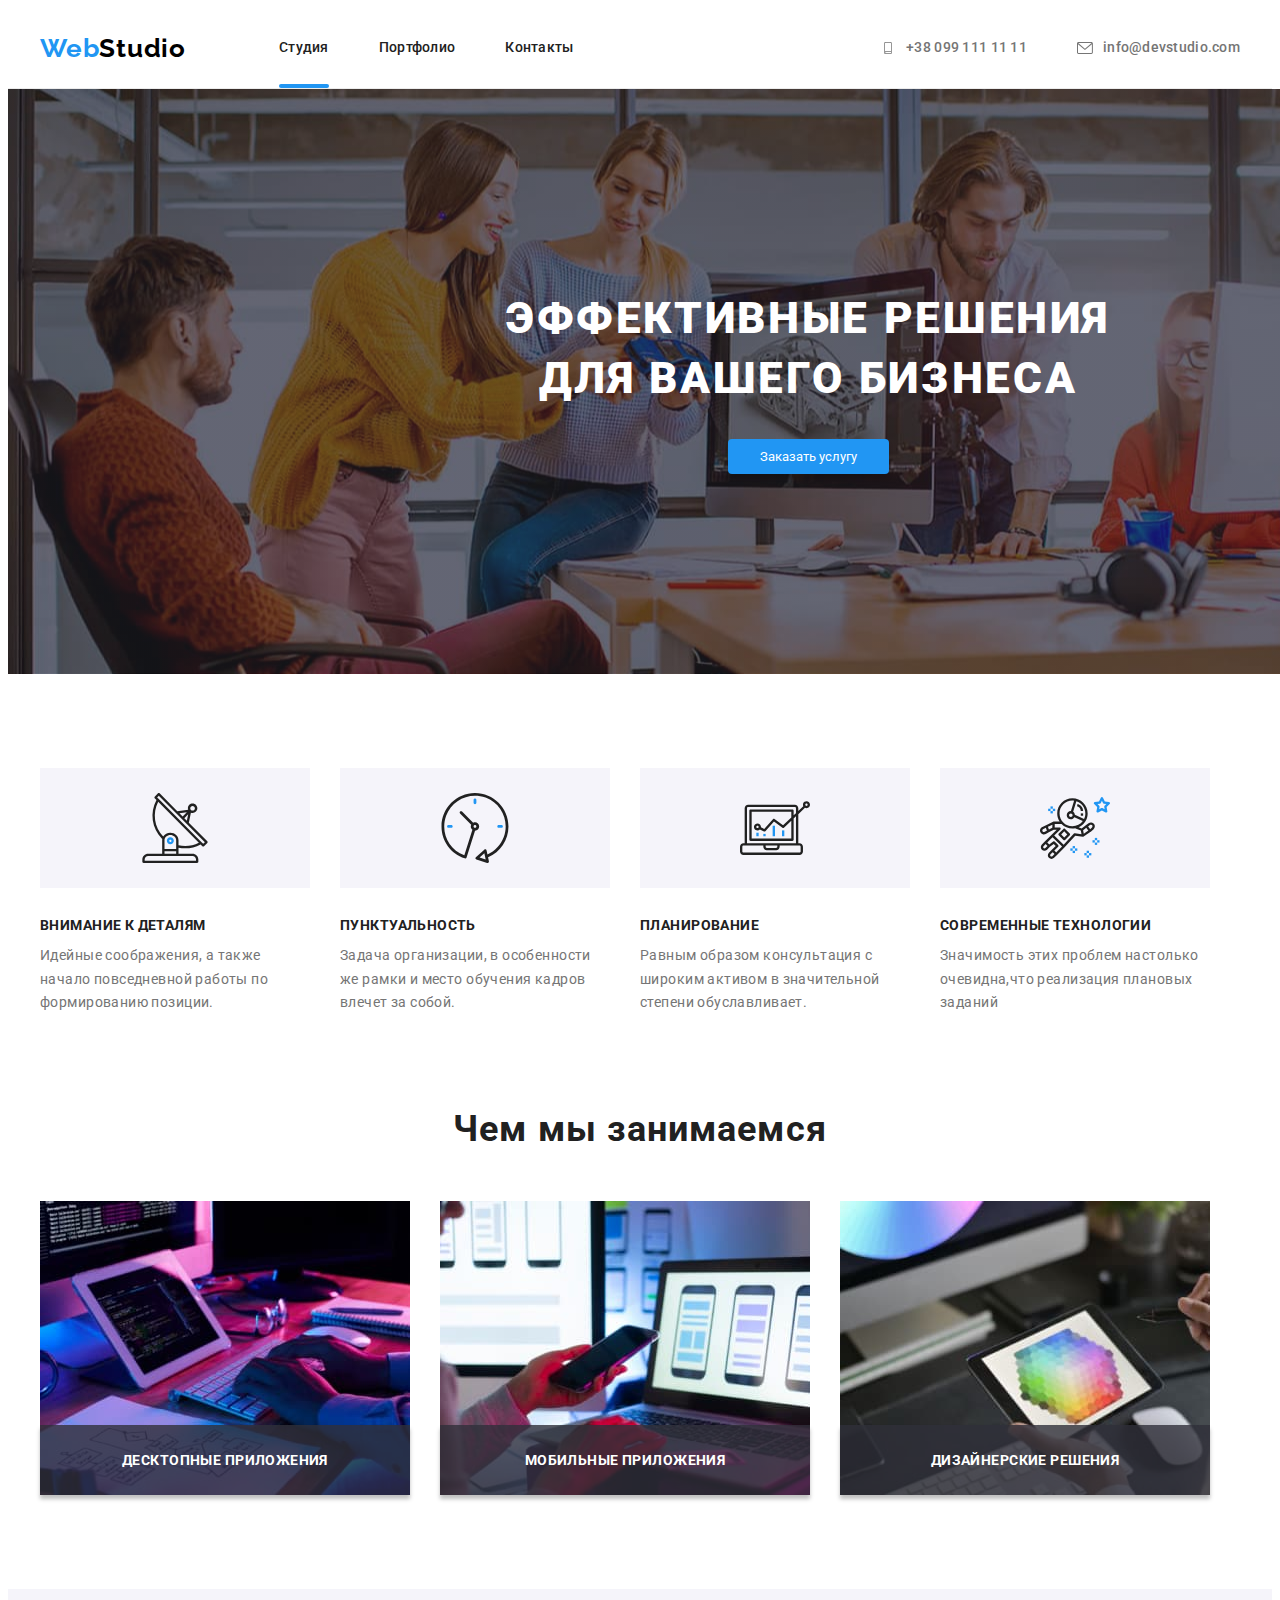
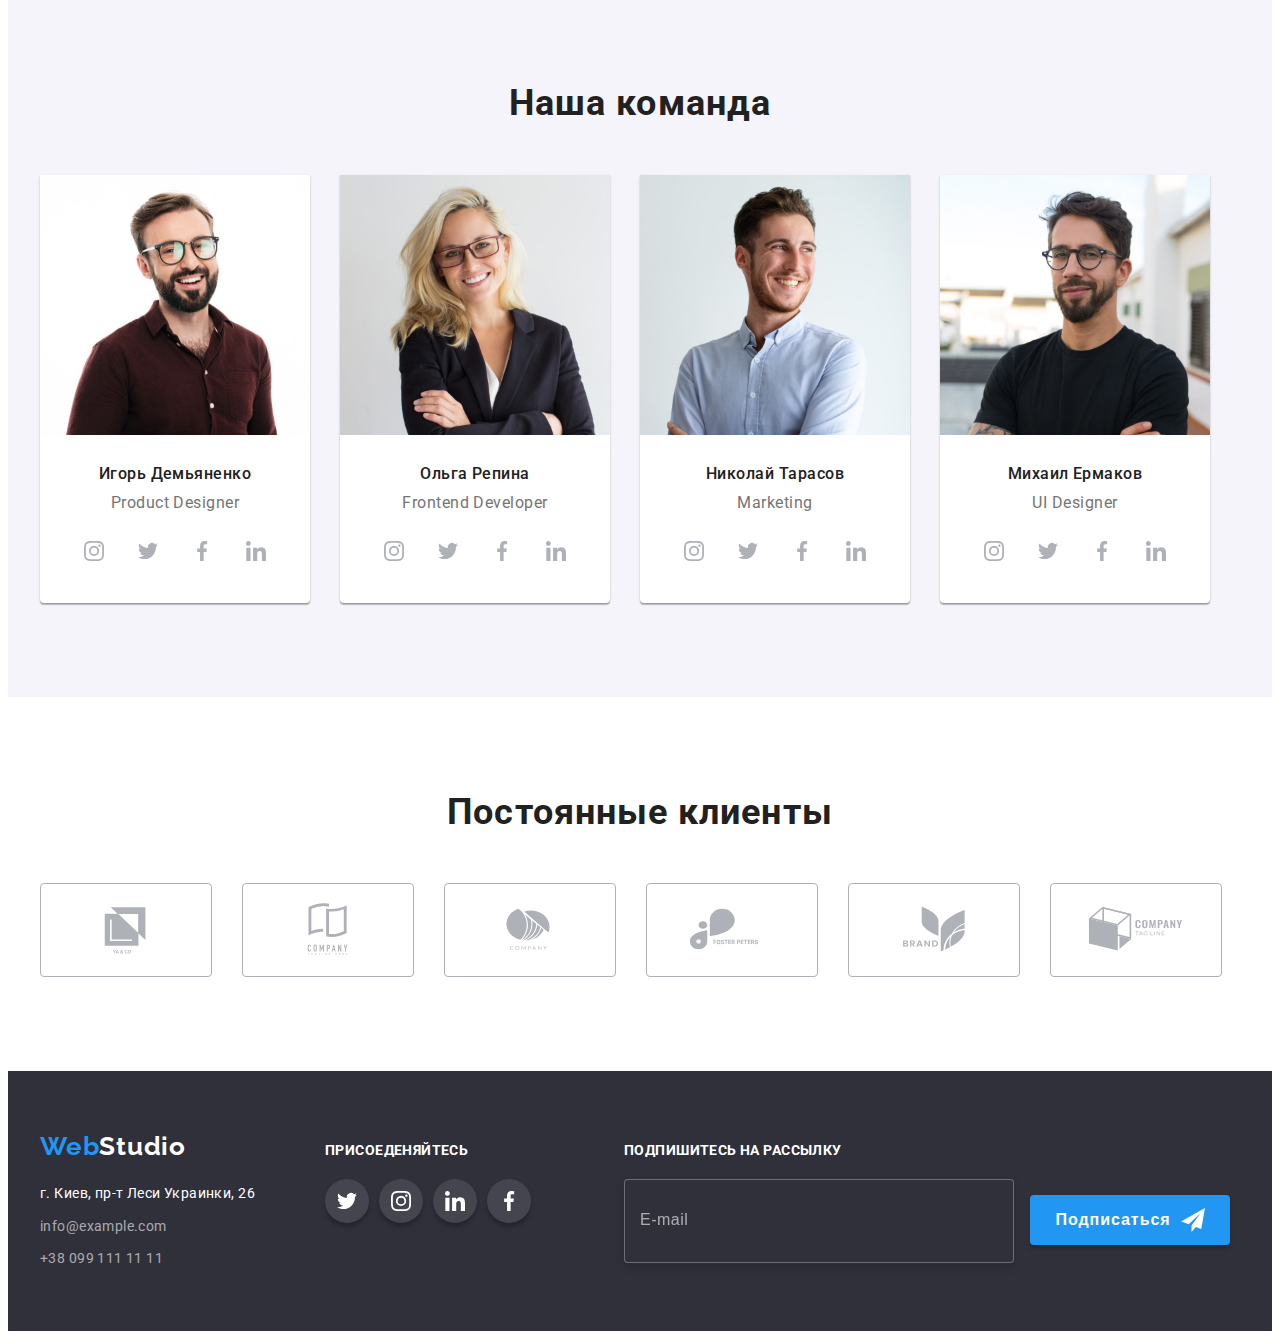
<file: index.html>
<!DOCTYPE html>
<html lang="ru">
<head>
    <meta charset="UTF-8">
    <meta http-equiv="X-UA-Compatible" content="IE=edge">
    <meta name="viewport" content="width=device-width, initial-scale=1.0">
    <title>Document</title>
    <link rel="preconnect" href="https://fonts.googleapis.com">
    <link rel="preconnect" href="https://fonts.gstatic.com" crossorigin>
    <link href="https://fonts.googleapis.com/css2?family=Raleway:wght@700&family=Roboto:wght@400;500;700;900&display=swap" rel="stylesheet">
    <link rel="stylesheet" href="https://cdnjs.cloudflare.com/ajax/libs/modern-normalize/1.1.0/modern-normalize.min.css"
        integrity="sha512-wpPYUAdjBVSE4KJnH1VR1HeZfpl1ub8YT/NKx4PuQ5NmX2tKuGu6U/JRp5y+Y8XG2tV+wKQpNHVUX03MfMFn9Q=="
        crossorigin="anonymous" referrerpolicy="no-referrer" />
    <link rel="stylesheet" href="./css/main.min.css">
</head>
<body>
    <header>
        <div class="conteiner main-nav">
               <a class="logo" href="http://info@devstudio.com">Web<span class="logo-header">Studio</span></a>
            <nav class="site-nav">
                <ul class="list-nav">
                    <li class="list-nav__item current"><a class="list-nav__button current" href="">Студия</a></li>
                    <li class="list-nav__item"><a class="list-nav__button" href="./portfolio.html">Портфолио</a></li>
                    <li class="list-nav__item"><a class="list-nav__button" href="">Контакты</a></li>
                </ul>
            </nav>
            <ul class="auth-nav">
                <li class="list-nav__item"><a class="header-link" href="tel:+380991111111"><svg class="icon-tell">
                    <use href="./images/icons.svg#smartphone"></use>
                </svg> +38 099 111 11 11</a>
            </li>
                <li class="list-nav__item"><a class="header-link" href="mailto:http:/info@devstudio.com/"> 
                    <svg class="icon-mail"><use href="./images/icons.svg#envelope"></use></svg> info@devstudio.com</a>
                </li>
            </ul>
            </div>
    </header>
     <!--Герой-->
     <main>
         <section class="section-hero">
             <div class="conteiner">
            <h1 class="hero-title">Эффективные решения для вашего бизнеса</h1>
                <button class="section-hero__button" type="button" data-modal-open>Заказать услугу</button>
                </div>
                </section>
    <!--особенности-->
        <section class="section features">
            <div class="conteiner">
            <ul class="features-list">
                <li class="features-item icon-antenna">
                    <h3 class="features-title">Внимание к деталям</h3>
                    <p class="features-text">Идейные соображения, а также начало повседневной работы по формированию позиции.</p>
                </li>
                <li class="features-item icon-clock">
                    <h3 class="features-title">Пунктуальность</h3>
                    <p class="features-text">Задача организации, в особенности же рамки и место обучения кадров влечет за собой.</p>
                </li>
                <li class="features-item icon-diagram"> 
                    <h3 class="features-title">Планирование</h3>
                    <p class="features-text">Равным образом консультация с широким активом в значительной степени обуславливает.</p>
                </li>
                <li class="features-item icon-astronaut">
                <h3 class="features-title">Современные технологии</h3>
                <P class="features-text">Значимость этих проблем настолько очевидна,что реализация плановых заданий</P>
            </ul>
            </div>
        </section>
    <!--чем мы занимаемся-->
        <section class="section-work">
            <div class="conteiner">
            <h2 class="work-title">Чем мы занимаемся</h2>
            <ul class="work-list">
                <li class="work-item">
                            <img src="./images/box1.jpg" width="370" alt="написание кода">
                                <div class="box-absolute">  <p class="discription-text">десктопные приложения</p></div>
                </li>
                   <li class="work-item"> <img src="./images/box2.jpg" width="370" alt="разработка приложений">
                        <div class="box-absolute"><p class="discription-text">мобильные приложения</p></div>
                   </li>
                   <li class="work-item"> <img src="./images/box3.jpg" width="370" alt="дизайн">
                        <div class="box-absolute"><p class="discription-text">дизайнерские решения</p></div>
                   </li>
                </ul>
                </div>
        </section>
    <!--наша команда-->
        <section class="section team">
            <div class="conteiner">
                <h2 class="team-title">Наша команда</h2>
                    <ul class="team-list">
                        <li class="item-photo">
                            <img class="team-photo" src="./images/игорь.jpg" width="270" alt="Игорь Демьяненко">
                            <div class="team-elements">
                                <h3 class="team-name">Игорь Демьяненко</h3>
                                    <p class="team-profession" lang="en">Product Designer</p>
                                        <ul class="list-social">
                                    <li class="element-social"><a class="link-icon" href=""><svg class="icon-instagram" width="20" height="20">
                                        <use href="./images/icons.svg#instagram"></use>
                                    </svg></a></li>
                                <li class="element-social"> <a class="link-icon" href=""><svg class="icon-twitter" width="20" height="20"><use href="./images/icons.svg#twitter"></use></svg></a></li>
                                <li class="element-social"><a class="link-icon" href=""><svg class="icon-facebook" width="20" height="20">
                                            <use href="./images/icons.svg#facebook"></use>
                                        </svg></a></li>
                                    <li class="element-social"><a class="link-icon" href=""><svg class="icon-linkedin" width="20" height="20">
                                                <use href="./images/icons.svg#linkedin"></use>
                                            </svg></a></li>
                                            </ul>
                                    </div>
                        </li>
                        <li class="item-photo">
                            <img class="team-photo" src="./images/ольга.jpg" width="270" alt="Ольга Репина">
                            <div class="team-elements">
                                <h3 class="team-name">Ольга Репина</h3>
                                    <p class="team-profession" lang="en">Frontend Developer</p>
                                        <ul class="list-social">
                                        <li class="element-social"><a class="link-icon" href=""><svg class="icon-instagram" width="20" height="20">
                                                <use href="./images/icons.svg#instagram"></use>
                                            </svg></a></li>
                                    <li class="element-social"> <a class="link-icon" href=""><svg class="icon-twitter" width="20" height="20">
                                                <use href="./images/icons.svg#twitter"></use>
                                       </svg></a></li>
                                    <li class="element-social">  <a class="link-icon" href=""><svg class="icon-facebook" width="20" height="20">
                                                <use href="./images/icons.svg#facebook"></use>
                                         </svg></a></li>
                                    <li class="element-social"> <a class="link-icon" href=""><svg class="icon-linkedin" width="20" height="20">
                                                <use href="./images/icons.svg#linkedin"></use>
                                            </svg></a></li>
                                            </ul>
                                    </div>
                        </li>
                        <li class="item-photo">
                            <img class="team-photo" src="./images/николай.jpg" width="270" alt="Николай Тарасов">
                            <div class="team-elements">
                                <h3 class="team-name">Николай Тарасов</h3>
                                    <p class="team-profession" lang="en">Marketing</p>
                                        <ul class="list-social">
                                       <li class="element-social"> <a class="link-icon" href=""><svg class="icon-instagram" width="20" height="20">
                                                <use href="./images/icons.svg#instagram"></use>
                                            </svg></a></li>
                                    <li class="element-social"> <a class="link-icon" href=""><svg class="icon-twitter" width="20" height="20">
                                                <use href="./images/icons.svg#twitter"></use>
                                            </svg></a></li>
                                    <li class="element-social"> <a class="link-icon" href=""><svg class="icon-facebook" width="20" height="20">
                                                <use href="./images/icons.svg#facebook"></use>
                                            </svg></a></li>
                                    <li class="element-social"> <a class="link-icon" href=""><svg class="icon-linkedin" width="20" height="20">
                                                <use href="./images/icons.svg#linkedin"></use>
                                            </svg></a></li>
                                            </ul>
                                    </div>
                        </li>
                        <li class="item-photo">
                            <img class="team-photo" src="./images/михаил.jpg" width="270" alt="Михаил Ермаков">
                            <div class="team-elements">
                                <h3 class="team-name">Михаил Ермаков</h3>
                                    <p class="team-profession" lang="en">UI Designer</p>
                                        <ul class="list-social">
                                       <li class="element-social"> <a class="link-icon" href=""><svg class="icon-instagram" width="20" height="20">
                                                <use href="./images/icons.svg#instagram"></use>
                                            </svg></a></li>
                                        <li class="element-social"><a class="link-icon" href=""><svg class="icon-twitter" width="20" height="20">
                                                <use href="./images/icons.svg#twitter"></use>
                                            </svg></a></li>
                                        <li class="element-social"><a class="link-icon" href=""><svg class="icon-facebook" width="20" height="20">
                                                <use href="./images/icons.svg#facebook"></use>
                                            </svg></a></li>
                                    <li class="element-social"> <a class="link-icon" href=""><svg class="icon-linkedin" width="20" height="20">
                                                <use href="./images/icons.svg#linkedin"></use>
                                            </svg></a></li>
                                            </ul>
                                    </div>
                        </li>
                    </ul>
            </div>
        </section>
        <section class="clients">
            <div class="conteiner">
                <h2 class="clients-text">Постоянные клиенты</h2>
                <ul class="clients-list">
                   <li class="element-client"><a class="link-clients" href=""><svg class="icon-yaco"><use href="./images/icons.svg#yaco"></use></svg></a></li>
                   <li class="element-client"><a class="link-clients" href=""><svg class="icon-union"><use href="./images/icons.svg#union"></use></svg></a></li>
                   <li class="element-client"><a class="link-clients" href=""><svg class="icon-company"><use href="./images/icons.svg#company"></use></svg></a></li>
                   <li class="element-client"><a class="link-clients" href=""><svg class="icon-foster-peters"><use href="./images/icons.svg#foster-peters"></use></svg></a></li>
                   <li class="element-client"><a class="link-clients" href=""><svg class="icon-brand"><use href="./images/icons.svg#brand"></use></svg></a></li>
                   <li class="element-client"><a class="link-clients" href=""><svg class="icon-tag-line"><use href="./images/icons.svg#company-tag-line"></use></svg></a></li>
                </ul>
            </div>
        </section>
    </main>
    <!--подвал-->
    <footer>
        <div class="conteiner box">
            <div>
                <a class="logo" href="http://info@devstudio.com">Web<span class="logo-footer">Studio</span></a>
                <address>
                    <ul class="address-list">
                            <li> <a class="google-link" href="https://goo.gl/maps/UvARyyBgwk577qVF6" target="_blank" rel="noopener noreferre">г. Киев, пр-т Леси Украинки, 26</a></li>
                            <li> <a class="footer-link" href="mailto:info@example.com/">info@example.com</a></li>
                            <li> <a class="footer-link" href="tel:+380991111111">+38 099 111 11 11</a></li>
                    </ul>
                </address>
                </div>
                <div class="link-box">
                    <p class="footer-text">присоеденяйтесь</p>
                    <ul class="list-social">
                        <li class="element-social"> <a class="footer-social" href=""><svg class="icon-twitter" width="20" height="20"><use href="./images/icons.svg#twitter"></use></svg></a></li>
                        <li class="element-social"> <a class="footer-social" href=""><svg class="icon-instagram" width="20" height="20"><use href="./images/icons.svg#instagram"></use></svg></a></li>
                        <li class="element-social"> <a class="footer-social" href=""><svg class="icon-linkedin" width="20" height="20"><use href="./images/icons.svg#linkedin"></use></svg></a></li>
                        <li class="element-social"> <a class="footer-social" href=""><svg class="icon-facebook" width="20" height="20"><use href="./images/icons.svg#facebook"></use></svg></a></li>
                    </ul>
                </div>
                <div class="subscribe-box">
                    <p class="subscribe-text">Подпишитесь на рассылку</p>
                    <input type="email" name="subscribe-email" class="subscribe-email" placeholder="E-mail">
                    <button type="submit" class="button-subscribe">Подписаться <svg class="icon-send" width="24" height="24"><use href="./images/icons.svg#icon-send"></use></svg></button>
                </div>
        </div>
    </footer>

    <div class="backdrop is-hidden" data-modal>
        <div class="modal"><button class="modal__button-close" type="button" data-modal-close><svg class="icon-close"><use href="./images/icons.svg#close-black"></use></svg></button>
            <p class="modal-title">Оставьте свои данные, мы вам перезвоним</p>
            <form action="#">
                <label for="user-name" class="input-text">Имя</label>
                <div class="input-wrap">
                <input type="text" class="form-input" name="user-name" id="user-name">
                <svg class="input-icon" width="18" height="18"><use href="./images/icons.svg#person-black"></use></svg>
                </div>
                <label for="user-tel" class="input-text">Телефон</label>
                <div class="input-wrap">
                <input type="tel" class="form-input" name="user-tel" id="user-tel">
                <svg class="input-icon" width="18" height="18"><use href="./images/icons.svg#phone-black"></use></svg>
                </div>
                <label for="user-email" class="input-text">Почта</label>
                <div class="input-wrap">
                <input type="email" class="form-input" name="user-email" id="user-email">
                <svg class="input-icon" width="18" height="18"><use href="./images/icons.svg#email-black"></use></svg>
                </div>
                <label for="user-coment" class="input-text">Коментарий</label>
                <textarea class="input-feedback" name="feedback" id="user-coment" placeholder="Введите текст"></textarea>
                <div class="input-policy">
                <input type="checkbox" name="policy" id="policy" class="policy-check">
                <label for="policy" class="policy-text"><span><svg class="policy-icon" width="16" height="15">
                    <use href="./images/icons.svg#check"></use>
                </svg></span>Соглашаюсь с рассылкой и принимаю <a href="" class="conditions">&nbspУсловия договора</a></label>
                </div>
                <div class="box-send">
                <button type="submit" class="button-send">Отправить</button>
                </div>
            </form>
        </div>
    </div>
    <script src="./js/modal.js"></script>
</body>
</html>
</file>
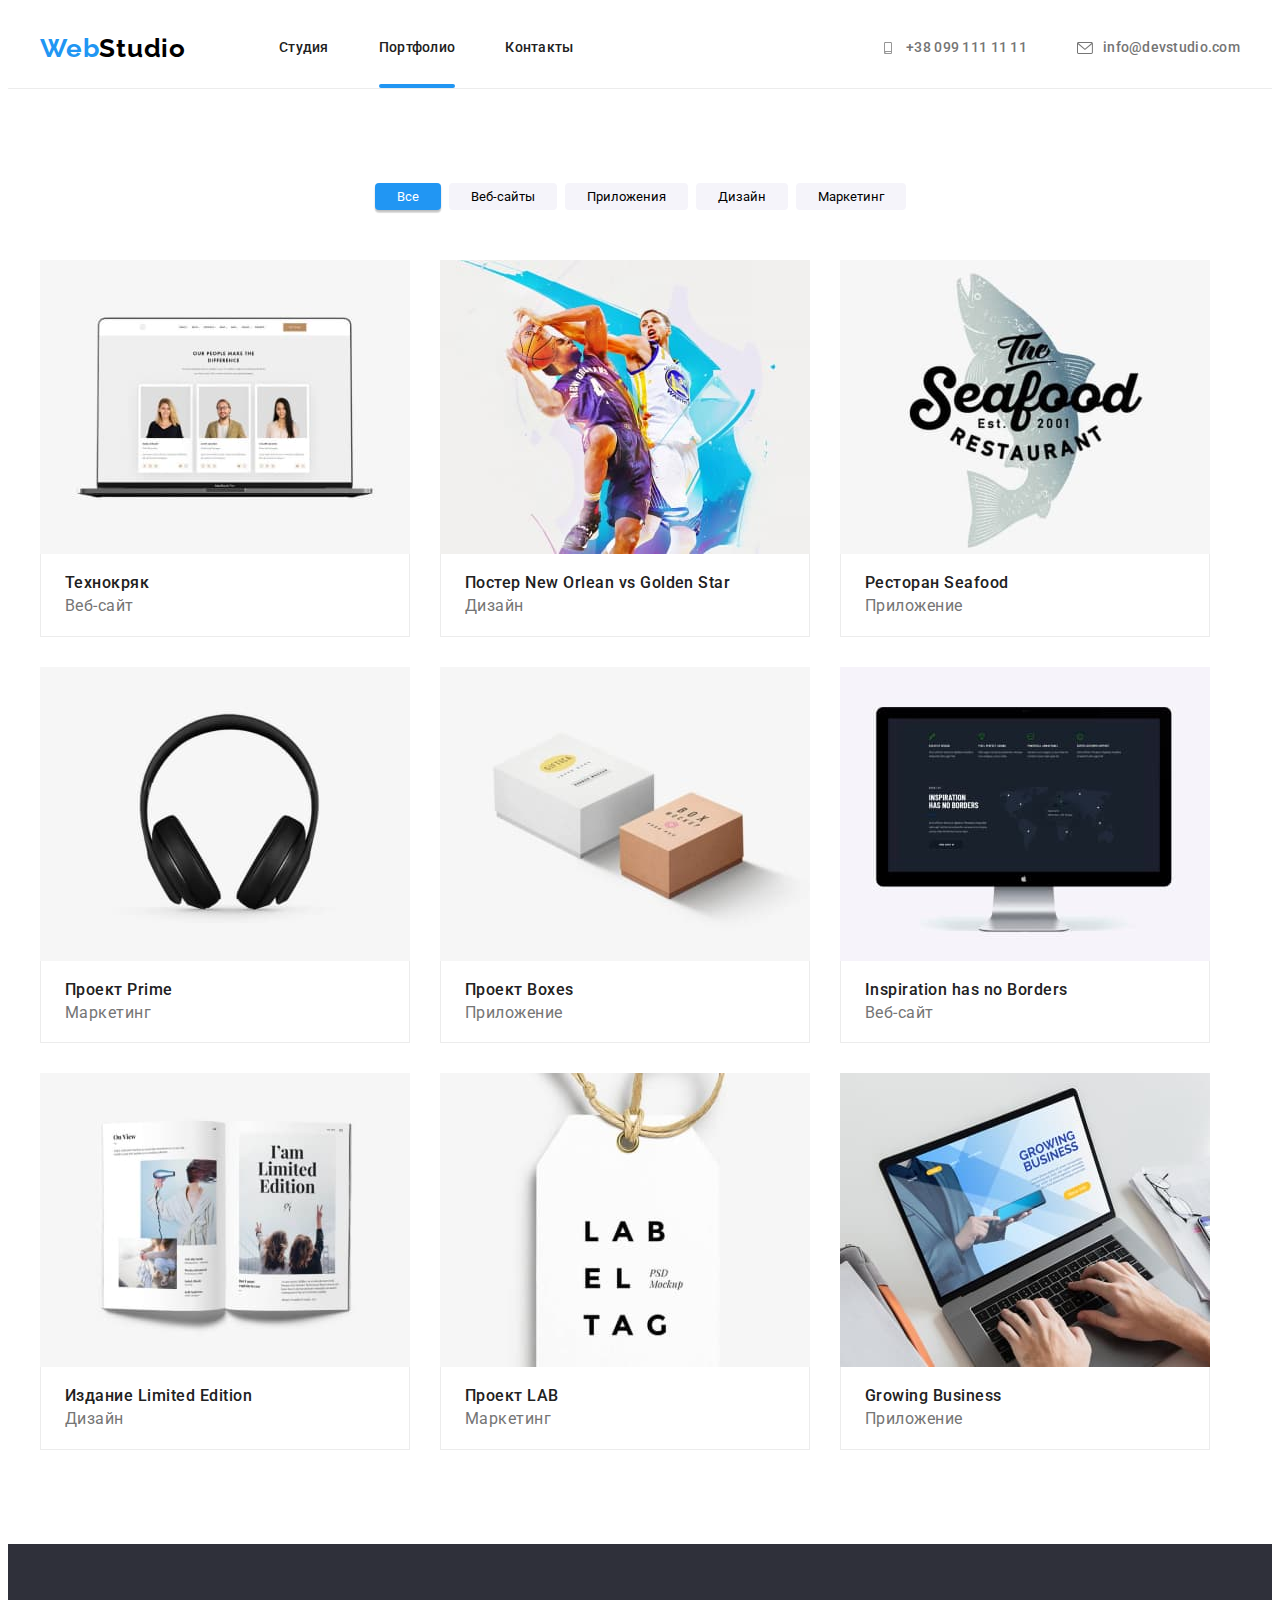
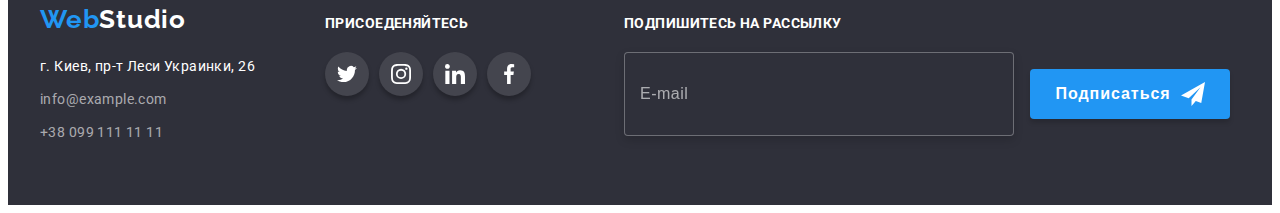
<file: portfolio.html>
<!DOCTYPE html>
<html lang="ru">
<head>
    <meta charset="UTF-8">
    <meta http-equiv="X-UA-Compatible" content="IE=edge">
    <meta name="viewport" content="width=device-width, initial-scale=1.0">
    <title>Document</title>
    <link rel="preconnect" href="https://fonts.googleapis.com">
    <link rel="preconnect" href="https://fonts.gstatic.com" crossorigin>
    <link href="https://fonts.googleapis.com/css2?family=Raleway:wght@700&family=Roboto:wght@400;500;700;900&display=swap" rel="stylesheet">
    <link rel="stylesheet" href="https://cdnjs.cloudflare.com/ajax/libs/modern-normalize/1.1.0/modern-normalize.min.css"
        integrity="sha512-wpPYUAdjBVSE4KJnH1VR1HeZfpl1ub8YT/NKx4PuQ5NmX2tKuGu6U/JRp5y+Y8XG2tV+wKQpNHVUX03MfMFn9Q=="
        crossorigin="anonymous" referrerpolicy="no-referrer" />
        <link rel="stylesheet" href="./css/main.min.css">
</head>
<body>
    <header>
        <div class="conteiner main-nav">
            <a class="logo" href="http://info@devstudio.com">Web<span class="logo-header">Studio</span></a>
            <nav class="site-nav">
                <ul class="list-nav">
                    <li class="list-nav__item"><a class="list-nav__button" href="./index.html">Студия</a></li>
                    <li class="list-nav__item current"><a class="list-nav__button current" href="">Портфолио</a></li>
                    <li class="list-nav__item"><a class="list-nav__button" href="">Контакты</a></li>
                </ul>
            </nav>
            <ul class="auth-nav">
                <li class="list-nav__item"><a class="header-link" href="tel:+380991111111"><svg class="icon-tell">
                            <use href="./images/icons.svg#smartphone"></use>
                        </svg> +38 099 111 11 11</a>
                </li>
                <li class="list-nav__item"><a class="header-link" href="mailto:http:/info@devstudio.com/">
                        <svg class="icon-mail">
                            <use href="./images/icons.svg#envelope"></use>
                        </svg> info@devstudio.com</a>
                </li>
            </ul>
        </div>
    </header>
<main>
    <section class="section filtre">
        <div class="conteiner">
    <ul class="site-filtre">
        <li class="other"><button class="filtre-button pointer" type="button">Все</button></li>
        <li class="other"><button class="filtre-button" type="button">Веб-сайты</button></li>
        <li class="other"><button class="filtre-button" type="button">Приложения</button></li>
        <li class="other"><button class="filtre-button" type="button">Дизайн</button></li>
        <li class="other"><button class="filtre-button" type="button">Маркетинг</button></li>
    </ul>
    <ul class="previev">
        <li class="previev-element">
                <a class="filtre-link" href=""> 
                    <div class="box-element">
                            <img src="./images/технокряк.jpg" width="370" alt="Технокряк">
                        <div class="previev-overlay">
                            <p class="discription-overlay">Технокряк это современная площадка распространения коронавируса.
                                Компании используют эту платформу для цифрового
                                шпионажа и атак на защищённые сервера конкурентов.</p>
                            </div>
                    </div>
                 <div class="filtre-element">
                    <h3 class="products">Технокряк</h3>
                        <p class="description">Веб-сайт</p>
                        </div>
                        </a>
        </li>
        <li class="previev-element">
            <a class="filtre-link" href="">
                <div class="box-element">
                <img src="./images/постеры.jpg" width="370" alt="Постер New Orlean vs Golden Star">
                <div class="previev-overlay">
                    <p class="discription-overlay">Технокряк это современная площадка распространения коронавируса.
                        Компании используют эту платформу для цифрового
                        шпионажа и атак на защищённые сервера конкурентов.</p>
                </div>
                </div>
                <div class="filtre-element">
                    <h3 class="products">Постер New Orlean vs Golden Star</h3>
                        <p class="description">Дизайн</p>
                        </div>
                        </a>
        </li>
        <li class="previev-element">
            <a class="filtre-link" href="">
                <div class="box-element">
                <img src="./images/ресторан.jpg" width="370" alt="Ресторан Seafood">
                <div class="previev-overlay">
                    <p class="discription-overlay">Технокряк это современная площадка распространения коронавируса.
                        Компании используют эту платформу для цифрового
                        шпионажа и атак на защищённые сервера конкурентов.</p>
                </div>
                </div>
                <div class="filtre-element">
                    <h3 class="products">Ресторан Seafood</h3>
                        <p class="description">Приложение</p>
                        </div>
                        </a>
        </li>
        <li class="previev-element">
            <a class="filtre-link" href="">
                <div class="box-element">
                <img src="./images/прайм.jpg" width="370" alt="Проект Prime">
                <div class="previev-overlay">
                    <p class="discription-overlay">Технокряк это современная площадка распространения коронавируса.
                        Компании используют эту платформу для цифрового
                        шпионажа и атак на защищённые сервера конкурентов.</p>
                </div>
                </div>
                <div class="filtre-element">
                    <h3 class="products">Проект Prime</h3>
                        <p class="description">Маркетинг</p>
                        </div>
                        </a>
        </li>
        <li class="previev-element">
            <a class="filtre-link" href="">
                <div class="box-element">
                <img src="./images/боксы.jpg" width="370" alt="Проект Boxes">
                <div class="previev-overlay">
                    <p class="discription-overlay">Технокряк это современная площадка распространения коронавируса.
                        Компании используют эту платформу для цифрового
                        шпионажа и атак на защищённые сервера конкурентов.</p>
                </div>
                </div>
                <div class="filtre-element">
                    <h3 class="products">Проект Boxes</h3>
                        <p class="description">Приложение</p>
                        </div>
                        </a>
        </li>
        <li class="previev-element">
            <a class="filtre-link" href="">
                <div class="box-element">
                <img src="./images/вдохновение.jpg" width="370" alt="Inspiration has no Borders">
                <div class="previev-overlay">
                    <p class="discription-overlay">Технокряк это современная площадка распространения коронавируса.
                        Компании используют эту платформу для цифрового
                        шпионажа и атак на защищённые сервера конкурентов.</p>
                </div>
                </div>
                <div class="filtre-element">
                    <h3 class="products">Inspiration has no Borders</h3>
                        <p class="description">Веб-сайт</p>
                        </div>
                        </a>
        </li>
        <li class="previev-element">
            <a class="filtre-link" href="">
                <div class="box-element">
                <img src="./images/издание.jpg" width="370" alt="Издание Limited Edition">
                <div class="previev-overlay">
                    <p class="discription-overlay">Технокряк это современная площадка распространения коронавируса.
                        Компании используют эту платформу для цифрового
                        шпионажа и атак на защищённые сервера конкурентов.</p>
                </div>
                </div>
                <div class="filtre-element">
                    <h3 class="products">Издание Limited Edition</h3>
                        <p class="description">Дизайн</p>
                        </div>
                        </a>
        </li>
        <li class="previev-element">
            <a class="filtre-link" href="">
                <div class="box-element">
                <img src="./images/проэет-лаб.jpg" width="370" alt="Проект LAB">
                <div class="previev-overlay">
                    <p class="discription-overlay">Технокряк это современная площадка распространения коронавируса.
                        Компании используют эту платформу для цифрового
                        шпионажа и атак на защищённые сервера конкурентов.</p>
                </div>
                </div>
                <div class="filtre-element">
                    <h3 class="products">Проект LAB</h3>
                        <p class="description">Маркетинг</p>
                        </div>
                        </a>
        </li>       
        <li class="previev-element">
            <a class="filtre-link" href="">
                <div class="box-element">
            <img src="./images/бизнес.jpg" width="370" alt="Growing Business">
            <div class="previev-overlay">
                <p class="discription-overlay">Технокряк это современная площадка распространения коронавируса.
                    Компании используют эту платформу для цифрового
                    шпионажа и атак на защищённые сервера конкурентов.</p>
            </div>
                </div>
            <div class="filtre-element">
            <h3 class="products">Growing Business</h3>
                <p class="description">Приложение</p>
            </div>
                </a>
        </li>
    </ul>
    </div>
</section>
</main>
    <footer>
        <div class="conteiner box">
                <div>
                    <a class="logo" href="http://info@devstudio.com">Web<span class="logo-footer">Studio</span></a>
                    <address>
                        <ul class="address-list">
                            <li> <a class="google-link" href="https://goo.gl/maps/UvARyyBgwk577qVF6" target="_blank"
                                    rel="noopener noreferre">г. Киев, пр-т Леси Украинки, 26</a></li>
                            <li> <a class="footer-link" href="mailto:info@example.com/">info@example.com</a></li>
                            <li> <a class="footer-link" href="tel:+380991111111">+38 099 111 11 11</a></li>
                        </ul>
                    </address>
                </div>
                <div class="link-box">
                    <p class="footer-text">присоеденяйтесь</p>
                    <ul class="list-social">
                        <li class="element-social"> <a class="footer-social" href=""><svg class="icon-twitter" width="20"
                                    height="20">
                                    <use href="./images/icons.svg#twitter"></use>
                                </svg></a></li>
                        <li class="element-social"> <a class="footer-social" href=""><svg class="icon-instagram" width="20"
                                    height="20">
                                    <use href="./images/icons.svg#instagram"></use>
                                </svg></a></li>
                        <li class="element-social"> <a class="footer-social" href=""><svg class="icon-linkedin" width="20"
                                    height="20">
                                    <use href="./images/icons.svg#linkedin"></use>
                                </svg></a></li>
                        <li class="element-social"> <a class="footer-social" href=""><svg class="icon-facebook" width="20"
                                    height="20">
                                    <use href="./images/icons.svg#facebook"></use>
                                </svg></a></li>
                    </ul>
                </div>
                <div class="subscribe-box">
                    <p class="subscribe-text">Подпишитесь на рассылку</p>
                    <input type="email" name="subscribe-email" class="subscribe-email" placeholder="E-mail">
                    <button type="submit" class="button-subscribe">Подписаться <svg class="icon-send" width="24" height="24">
                            <use href="./images/icons.svg#icon-send"></use>
                        </svg></button>
                </div>
        </div>
    </footer>
    
</body>
</html>
</file>
<file: css/main.min.css>
img{display:block}ul,p,h3{list-style:none;padding:0;margin:0}body{font-family:Roboto, sans-serif;background-color:#fff}.section{padding-top:94px;padding-bottom:94px}.conteiner{width:1200px;padding-left:15px;padding-right:15px;margin-left:auto;margin-right:auto}.main-nav{display:-webkit-box;display:-ms-flexbox;display:flex;-webkit-box-align:center;-ms-flex-align:center;align-items:center}header{border-bottom-style:solid;border-bottom-color:#ececec;border-bottom-width:1px}.site-nav{margin-left:93px}.list-nav{display:-webkit-box;display:-ms-flexbox;display:flex}.icon-tell{width:16px;height:12px;fill:#757575;margin-right:10px;-webkit-transition-property:fill;transition-property:fill;-webkit-transition-duration:250ms;transition-duration:250ms;-webkit-transition-timing-function:cubic-bezier(0.4, 0, 0.2, 1);transition-timing-function:cubic-bezier(0.4, 0, 0.2, 1)}.icon-mail{width:16px;height:12px;fill:#757575;margin-right:10px;-webkit-transition-property:fill;transition-property:fill;-webkit-transition-duration:250ms;transition-duration:250ms;-webkit-transition-timing-function:cubic-bezier(0.4, 0, 0.2, 1);transition-timing-function:cubic-bezier(0.4, 0, 0.2, 1)}.list-nav .item+.list-nav__item{margin-left:50px}.nav-item{display:inline-block;width:16px;height:12px;margin-right:10px}.auth-nav{display:-webkit-box;display:-ms-flexbox;display:flex;margin-left:auto}.auth-nav .nav-item+.nav-item{margin-left:50px}.logo{font-family:Raleway, sans-serif;font-weight:700;font-size:26px;line-height:1.19;letter-spacing:0.03em;text-decoration:none;color:#2196f3;-webkit-transition-property:background-color, color;transition-property:background-color, color;-webkit-transition-duration:250ms;transition-duration:250ms;-webkit-transition-timing-function:cubic-bezier(0.4, 0, 0.2, 1);transition-timing-function:cubic-bezier(0.4, 0, 0.2, 1)}.logo:focus{color:#2196f3}.logo-header{color:#000000}.list-nav__button{display:block;padding-top:32px;padding-bottom:32px;font-weight:500;font-size:14px;line-height:1.14;letter-spacing:0.02em;text-decoration:none;color:#212121;-webkit-transition-property:color;transition-property:color;-webkit-transition-duration:250ms;transition-duration:250ms;-webkit-transition-timing-function:cubic-bezier(0.4, 0, 0.2, 1);transition-timing-function:cubic-bezier(0.4, 0, 0.2, 1)}.list-nav__button:hover,.list-nav__button:focus{color:#2196f3;background-color:#fff}.list-nav__button .current{font-weight:500;font-size:14px;line-height:1.14;letter-spacing:0.02em;text-decoration:none;color:#2196f3;padding-top:32px;padding-bottom:32px;display:block}.list-nav__item .current{position:relative}.list-nav__item{position:relative}.list-nav__item+.list-nav__item{margin-left:50px}.list-nav__item .current::after{display:block;position:absolute;bottom:0;content:"";width:100%;height:4px;background-color:#2196f3;border-radius:2px}.header-link{display:-webkit-box;display:-ms-flexbox;display:flex;-webkit-box-align:center;-ms-flex-align:center;align-items:center;font-weight:500;font-size:14px;line-height:1.14;letter-spacing:0.02em;text-decoration:none;color:#757575;-webkit-transition-property:color;transition-property:color;-webkit-transition-duration:250ms;transition-duration:250ms;-webkit-transition-timing-function:cubic-bezier(0.4, 0, 0.2, 1);transition-timing-function:cubic-bezier(0.4, 0, 0.2, 1)}.header-link:hover{color:#2196f3}.header-link:focus{color:#2196f3;background-color:#fff}.header-link:hover>.icon-tell{fill:#2196f3}.header-link:hover>.icon-mail{fill:#2196f3}.header-link:focus>.icon-tell{fill:#2196f3}.header-link:focus>.icon-mail{fill:#2196f3}.section-hero{width:1600px;background-color:var(--primary-background-color);background-image:-webkit-gradient(linear, left top, left bottom, from(rgba(47,48,58,0.4)), to(rgba(47,48,58,0.4))),url(../images/background-image.jpg);background-image:linear-gradient(rgba(47,48,58,0.4), rgba(47,48,58,0.4)),url(../images/background-image.jpg);background-repeat:no-repeat;background-position:center;background-size:cover;margin:auto;margin-top:0;margin-bottom:0;padding-top:200px;padding-bottom:200px;text-align:center}.hero-title{font-weight:900;font-size:44px;line-height:1.36;letter-spacing:0.06em;text-transform:uppercase;color:#fff;padding:0;margin:auto;margin-bottom:30px;width:696px}.section-hero__button{display:inline-block;font-family:inherit;background-color:#2196f3;color:#fff;cursor:pointer;padding:10px 32px;-webkit-box-shadow:0px 4px 4px rgba(0,0,0,0.15);box-shadow:0px 4px 4px rgba(0,0,0,0.15);border-radius:4px;border:0;-webkit-transition-property:background-color;transition-property:background-color;-webkit-transition-duration:250ms;transition-duration:250ms;-webkit-transition-timing-function:cubic-bezier(0.4, 0, 0.2, 1);transition-timing-function:cubic-bezier(0.4, 0, 0.2, 1)}.section-hero__button:hover,.section-hero__button:focus{background-color:#188ce8}.features-title{font-weight:700;font-size:14px;line-height:1.14;letter-spacing:0.03em;text-transform:uppercase;color:#212121;margin-bottom:10px;padding:0}.features-item::before{display:block;content:"";height:120px;margin-bottom:30px;background-repeat:no-repeat;background-position:center;background-size:contain;background-color:#f5f4fa}.icon-antenna:before{background-image:url(../images/antenna.svg);background-size:70px}.icon-clock::before{background-image:url(../images/clock.svg);background-size:70px}.icon-diagram::before{background-image:url(../images/diagram.svg);background-size:70px}.icon-astronaut::before{background-image:url(../images/astronaut.svg);background-size:70px}.features-list{display:-webkit-box;display:-ms-flexbox;display:flex}.features-list .features-item{width:270px}.features-list .features-item+.features-item{margin-left:30px}.features,.features-text{font-size:14px;line-height:1.71;letter-spacing:0.03em;color:#757575}.section-work{padding-bottom:94px}.work-title{font-weight:700;font-size:36px;line-height:1.16;text-align:center;letter-spacing:0.03em;color:#212121;margin-top:0;margin-bottom:50px;padding:0}.filtre-link{text-decoration:none}.work-list{display:-webkit-box;display:-ms-flexbox;display:flex}.work-list .work-item+.work-item{margin-left:30px}.work-item{display:-webkit-box;display:-ms-flexbox;display:flex;position:relative}.box-absolute{display:-webkit-box;display:-ms-flexbox;display:flex;background-color:rgba(47,48,58,0.8);-webkit-box-shadow:0px 4px 4px rgba(0,0,0,0.25);box-shadow:0px 4px 4px rgba(0,0,0,0.25);position:absolute;width:100%;height:70px;bottom:0;-webkit-box-pack:center;-ms-flex-pack:center;justify-content:center;-webkit-box-align:center;-ms-flex-align:center;align-items:center}.discription-text{color:#fff;font-weight:700;font-size:14px;line-height:1.14px;letter-spacing:0.03em;text-transform:uppercase}.team{background-color:#f5f4fa}.team-photo{margin-top:0}.team-title{font-weight:700;font-size:36px;line-height:1.16;text-align:center;letter-spacing:0.03em;color:#212121;margin-top:0;margin-bottom:50px}.team-name{font-weight:500;font-size:16px;line-height:1.18;text-align:center;letter-spacing:0.03em;color:#212121;margin-top:0;margin-bottom:10px}.team-profession{font-size:16px;line-height:1.18;text-align:center;letter-spacing:0.03em;color:#757575}.team-list{display:-webkit-box;display:-ms-flexbox;display:flex}.team-list .item-photo+.item-photo{margin-left:30px}.team-elements{padding-top:30px;padding-bottom:30px}.item-photo{background-color:#fff;-webkit-box-shadow:0px 1px 3px rgba(0,0,0,0.12),0px 1px 1px rgba(0,0,0,0.14),0px 2px 1px rgba(0,0,0,0.2);box-shadow:0px 1px 3px rgba(0,0,0,0.12),0px 1px 1px rgba(0,0,0,0.14),0px 2px 1px rgba(0,0,0,0.2);border-radius:0px 0px 4px 4px}.link-icon{display:-webkit-box;display:-ms-flexbox;display:flex;width:44px;height:44px;padding:0;border:none;border-radius:50%;-webkit-box-pack:center;-ms-flex-pack:center;justify-content:center;-webkit-box-align:center;-ms-flex-align:center;align-items:center;-webkit-transition-property:background-color;transition-property:background-color;-webkit-transition-duration:250ms;transition-duration:250ms;-webkit-transition-timing-function:cubic-bezier(0.4, 0, 0.2, 1);transition-timing-function:cubic-bezier(0.4, 0, 0.2, 1)}.link-icon:hover,.link-icon:focus{background-color:#2196f3}.icon-instagram{fill:#afb1b8;-webkit-transition-property:fill;transition-property:fill;-webkit-transition-duration:250ms;transition-duration:250ms;-webkit-transition-timing-function:cubic-bezier(0.4, 0, 0.2, 1);transition-timing-function:cubic-bezier(0.4, 0, 0.2, 1)}.link-icon:hover>.icon-instagram{fill:#fff}.link-icon:focus>.icon-instagram{fill:#fff}.icon-twitter{fill:#afb1b8;-webkit-transition-property:fill;transition-property:fill;-webkit-transition-duration:250ms;transition-duration:250ms;-webkit-transition-timing-function:cubic-bezier(0.4, 0, 0.2, 1);transition-timing-function:cubic-bezier(0.4, 0, 0.2, 1)}.link-icon:hover>.icon-twitter{fill:#fff}.link-icon:focus>.icon-twitter{fill:#fff}.icon-facebook{fill:#afb1b8;-webkit-transition-property:fill;transition-property:fill;-webkit-transition-duration:250ms;transition-duration:250ms;-webkit-transition-timing-function:cubic-bezier(0.4, 0, 0.2, 1);transition-timing-function:cubic-bezier(0.4, 0, 0.2, 1)}.link-icon:hover>.icon-facebook{fill:#fff}.link-icon:focus>.icon-facebook{fill:#fff}.icon-linkedin{fill:#afb1b8;-webkit-transition-property:fill;transition-property:fill;-webkit-transition-duration:250ms;transition-duration:250ms;-webkit-transition-timing-function:cubic-bezier(0.4, 0, 0.2, 1);transition-timing-function:cubic-bezier(0.4, 0, 0.2, 1)}.link-icon:hover>.icon-linkedin{fill:#fff}.link-icon:focus>.icon-linkedin{fill:#fff}.list-social{display:-webkit-box;display:-ms-flexbox;display:flex;-webkit-box-pack:center;-ms-flex-pack:center;justify-content:center;margin-top:16px}.list-social .element-social+.element-social{margin-left:10px}.social .link-icon+.link-icon{margin-left:10px}.clients{padding-top:94px;padding-bottom:94px}.link-clients{display:-webkit-box;display:-ms-flexbox;display:flex;width:170px;height:92px;-webkit-box-pack:center;-ms-flex-pack:center;justify-content:center;-webkit-box-align:center;-ms-flex-align:center;align-items:center;border:1px solid #afb1b8;border-radius:4px;-webkit-transition-property:border-color;transition-property:border-color;-webkit-transition-duration:250ms;transition-duration:250ms;-webkit-transition-timing-function:cubic-bezier(0.4, 0, 0.2, 1);transition-timing-function:cubic-bezier(0.4, 0, 0.2, 1)}.link-clients:hover{border:1px solid #2196f3}.link-clients:hover:focus{background-color:#fff}.link-clients+.link-clients{margin-left:30px}.clients-list{display:-webkit-box;display:-ms-flexbox;display:flex;margin-top:50px}.clients-list .element-client+.element-client{margin-left:30px}.clients-text{font-weight:700;font-size:36px;letter-spacing:0.03em;text-align:center;padding:0;margin:0;color:#212121;-webkit-transition-property:border-color, background-color;transition-property:border-color, background-color;-webkit-transition-duration:250ms;transition-duration:250ms;-webkit-transition-timing-function:cubic-bezier(0.4, 0, 0.2, 1);transition-timing-function:cubic-bezier(0.4, 0, 0.2, 1)}.icon-yaco{width:106px;height:60px;fill:#afb1b8;-webkit-transition-property:fill;transition-property:fill;-webkit-transition-duration:250ms;transition-duration:250ms;-webkit-transition-timing-function:cubic-bezier(0.4, 0, 0.2, 1);transition-timing-function:cubic-bezier(0.4, 0, 0.2, 1)}.link-clients:hover>.icon-yaco{fill:#2196f3}.link-clients:focus>.icon-yaco{background-color:#fff;fill:#2196f3}.icon-union{width:106px;height:60px;fill:#afb1b8;-webkit-transition-property:fill;transition-property:fill;-webkit-transition-duration:250ms;transition-duration:250ms;-webkit-transition-timing-function:cubic-bezier(0.4, 0, 0.2, 1);transition-timing-function:cubic-bezier(0.4, 0, 0.2, 1)}.link-clients:hover>.icon-union{fill:#2196f3}.link-clients:focus>.icon-union{background-color:#fff;fill:#2196f3}.icon-company{width:106px;height:60px;fill:#afb1b8;-webkit-transition-property:fill;transition-property:fill;-webkit-transition-duration:250ms;transition-duration:250ms;-webkit-transition-timing-function:cubic-bezier(0.4, 0, 0.2, 1);transition-timing-function:cubic-bezier(0.4, 0, 0.2, 1)}.link-clients:hover>.icon-company{fill:#2196f3}.link-clients:focus>.icon-company{background-color:#fff;fill:#2196f3}.icon-foster-peters{width:106px;height:60px;fill:#afb1b8;-webkit-transition-property:fill;transition-property:fill;-webkit-transition-duration:250ms;transition-duration:250ms;-webkit-transition-timing-function:cubic-bezier(0.4, 0, 0.2, 1);transition-timing-function:cubic-bezier(0.4, 0, 0.2, 1)}.link-clients:hover>.icon-foster-peters{fill:#2196f3}.link-clients:focus>.icon-foster-peters{background-color:#fff;fill:#2196f3}.icon-brand{width:106px;height:60px;fill:#afb1b8;-webkit-transition-property:fill;transition-property:fill;-webkit-transition-duration:250ms;transition-duration:250ms;-webkit-transition-timing-function:cubic-bezier(0.4, 0, 0.2, 1);transition-timing-function:cubic-bezier(0.4, 0, 0.2, 1)}.link-clients:hover>.icon-brand{fill:#2196f3}.link-clients:focus>.icon-brand{background-color:#fff;fill:#2196f3}.icon-tag-line{width:106px;height:60px;fill:#afb1b8;-webkit-transition-property:fill;transition-property:fill;-webkit-transition-duration:250ms;transition-duration:250ms;-webkit-transition-timing-function:cubic-bezier(0.4, 0, 0.2, 1);transition-timing-function:cubic-bezier(0.4, 0, 0.2, 1)}.link-clients:hover>.icon-tag-line{fill:#2196f3}.link-clients:focus>.icon-tag-line{background-color:#fff;fill:#2196f3}footer{background-color:#2f303a;padding-top:60px;padding-bottom:60px}.logo-footer{color:#fff}.logo-footer:focus{color:#2f303a}.google-link{font-style:normal;font-size:14px;line-height:1.71;letter-spacing:0.03em;color:#fff;text-decoration:none;-webkit-transition-property:background-color;transition-property:background-color;-webkit-transition-duration:250ms;transition-duration:250ms;-webkit-transition-timing-function:cubic-bezier(0.4, 0, 0.2, 1);transition-timing-function:cubic-bezier(0.4, 0, 0.2, 1)}.google-link:focus{background-color:#2f303a}.footer-link{font-style:normal;font-size:14px;line-height:1.71;letter-spacing:0.03em;color:rgba(255,255,255,0.6);text-decoration:none;-webkit-transition-property:background-color;transition-property:background-color;-webkit-transition-duration:250ms;transition-duration:250ms;-webkit-transition-timing-function:cubic-bezier(0.4, 0, 0.2, 1);transition-timing-function:cubic-bezier(0.4, 0, 0.2, 1)}.footer-link:focus{background-color:#2f303a}.address-list li{display:block;margin-bottom:9px}.address-list :last-child{margin-bottom:0}address{margin-top:20px}.box{display:-webkit-box;display:-ms-flexbox;display:flex;padding:0;-webkit-box-align:baseline;-ms-flex-align:baseline;align-items:baseline}.link-box{margin-left:70px}.footer-text{font-weight:700;font-size:14px;line-height:1.14;letter-spacing:0.03em;text-transform:uppercase;color:#fff;margin:0;padding:0;margin-bottom:20px}.footer-social{display:-webkit-box;display:-ms-flexbox;display:flex;content:"";width:44px;height:44px;border:none;border-radius:50%;-webkit-box-pack:center;-ms-flex-pack:center;justify-content:center;-webkit-box-align:center;-ms-flex-align:center;align-items:center;background-color:rgba(255,255,255,0.1);-webkit-box-shadow:0px 4px 4px rgba(0,0,0,0.25);box-shadow:0px 4px 4px rgba(0,0,0,0.25);-webkit-transition-property:background-color;transition-property:background-color;-webkit-transition-duration:250ms;transition-duration:250ms;-webkit-transition-timing-function:cubic-bezier(0.4, 0, 0.2, 1);transition-timing-function:cubic-bezier(0.4, 0, 0.2, 1)}.footer-social:hover,.footer-social:focus{background-color:#2196f3}.footer-social+.footer-social{margin-left:10px}.footer-social>.icon-instagram{fill:#fff}.footer-social>.icon-twitter{fill:#fff}.footer-social>.icon-facebook{fill:#fff}.footer-social>.icon-linkedin{fill:#fff}.list-social{display:-webkit-box;display:-ms-flexbox;display:flex}.footer-link+.footer-link{margin-left:10px}.subscribe-box{margin-left:93px}.subscribe-text{font-weight:700;font-size:14px;line-height:1.14;letter-spacing:0.03em;text-transform:uppercase;margin-bottom:20px;color:#fff}.subscribe-email{width:358px;height:50px;padding:16px 15px;border:1px solid rgba(255,255,255,0.3);-webkit-filter:drop-shadow(0px 4px 4px rgba(0,0,0,0.15));filter:drop-shadow(0px 4px 4px rgba(0,0,0,0.15));border-radius:4px;background-color:#2f303a;color:#fff}.subscribe-email::-webkit-input-placeholder{font-weight:500;font-size:16px;line-height:1.25;letter-spacing:0.03em;color:rgba(255,255,255,0.6)}.subscribe-email:-ms-input-placeholder{font-weight:500;font-size:16px;line-height:1.25;letter-spacing:0.03em;color:rgba(255,255,255,0.6)}.subscribe-email::-ms-input-placeholder{font-weight:500;font-size:16px;line-height:1.25;letter-spacing:0.03em;color:rgba(255,255,255,0.6)}.subscribe-email::placeholder{font-weight:500;font-size:16px;line-height:1.25;letter-spacing:0.03em;color:rgba(255,255,255,0.6)}.button-subscribe{display:-webkit-inline-box;display:-ms-inline-flexbox;display:inline-flex;-webkit-box-pack:center;-ms-flex-pack:center;justify-content:center;-webkit-box-align:center;-ms-flex-align:center;align-items:center;width:200px;height:50px;margin-left:12px;cursor:pointer;font-weight:700;font-size:16px;line-height:1.87;letter-spacing:0.06em;color:#fff;background:#2196f3;-webkit-box-shadow:0px 4px 4px rgba(0,0,0,0.15);box-shadow:0px 4px 4px rgba(0,0,0,0.15);border:0;border-radius:4px}.icon-send{margin-left:10px;fill:#fff}.filtre-button{font-family:inherit;background-color:#f5f4fa;cursor:pointer;background:#f5f4fa;padding:6px 22px;border:none;border-radius:4px;-webkit-transition-property:color, background-color, -webkit-box-shadow;transition-property:color, background-color, -webkit-box-shadow;transition-property:color, background-color, box-shadow;transition-property:color, background-color, box-shadow, -webkit-box-shadow;-webkit-transition-duration:250ms;transition-duration:250ms;-webkit-transition-timing-function:cubic-bezier(0.4, 0, 0.2, 1);transition-timing-function:cubic-bezier(0.4, 0, 0.2, 1)}.filtre-button:hover,.filtre-button:focus{color:#fff;background-color:#2196f3;-webkit-box-shadow:0px 3px 1px rgba(0,0,0,0.1),0px 1px 2px rgba(0,0,0,0.08),0px 2px 2px rgba(0,0,0,0.12);box-shadow:0px 3px 1px rgba(0,0,0,0.1),0px 1px 2px rgba(0,0,0,0.08),0px 2px 2px rgba(0,0,0,0.12)}.pointer{color:#fff;background-color:#2196f3;-webkit-box-shadow:0px 3px 1px rgba(0,0,0,0.1),0px 1px 2px rgba(0,0,0,0.08),0px 2px 2px rgba(0,0,0,0.12);box-shadow:0px 3px 1px rgba(0,0,0,0.1),0px 1px 2px rgba(0,0,0,0.08),0px 2px 2px rgba(0,0,0,0.12)}.box-element{display:block;position:relative;overflow:hidden}.site-filtre{display:-webkit-box;display:-ms-flexbox;display:flex;-webkit-box-pack:center;-ms-flex-pack:center;justify-content:center;margin-bottom:50px}.site-filtre .other+.other{margin-left:8px}.previev{display:-webkit-box;display:-ms-flexbox;display:flex;-ms-flex-wrap:wrap;flex-wrap:wrap}.previev-element{width:370px;margin-right:30px;margin-bottom:30px}.previev-element:nth-child(3n){margin-right:0}.previev-element:nth-child(n+7){margin-bottom:0}.filtre-element{padding:20px 24px;border-bottom:1px solid #ececec;border-right:1px solid #ececec;border-left:1px solid #ececec}.filtre-link{display:block;position:relative;-webkit-transition-property:background-color, -webkit-box-shadow;transition-property:background-color, -webkit-box-shadow;transition-property:background-color, box-shadow;transition-property:background-color, box-shadow, -webkit-box-shadow;-webkit-transition-duration:250ms;transition-duration:250ms;-webkit-transition-timing-function:cubic-bezier(0.4, 0, 0.2, 1);transition-timing-function:cubic-bezier(0.4, 0, 0.2, 1)}.filtre-link:hover{cursor:pointer;-webkit-box-shadow:0px 1px 1px rgba(0,0,0,0.12),0px 4px 4px rgba(0,0,0,0.06),1px 4px 6px rgba(0,0,0,0.16);box-shadow:0px 1px 1px rgba(0,0,0,0.12),0px 4px 4px rgba(0,0,0,0.06),1px 4px 6px rgba(0,0,0,0.16)}.filtre-link:focus{cursor:pointer;background-color:#fff;-webkit-box-shadow:0px 1px 1px rgba(0,0,0,0.12),0px 4px 4px rgba(0,0,0,0.06),1px 4px 6px rgba(0,0,0,0.16);box-shadow:0px 1px 1px rgba(0,0,0,0.12),0px 4px 4px rgba(0,0,0,0.06),1px 4px 6px rgba(0,0,0,0.16)}.filtre-link:hover .previev-overlay{opacity:1;-webkit-transform:translateY(0);transform:translateY(0)}.previev-overlay{display:-webkit-box;display:-ms-flexbox;display:flex;position:absolute;top:0;left:0;width:370px;height:294px;padding:63px 24px;background-color:rgba(33,150,243,0.9);opacity:0;-webkit-transform:translateY(100%);transform:translateY(100%);-webkit-transition-property:-webkit-transform;transition-property:-webkit-transform;transition-property:transform;transition-property:transform, -webkit-transform;-webkit-transition-duration:250ms;transition-duration:250ms;-webkit-transition-timing-function:cubic-bezier(0.4, 0, 0.2, 1);transition-timing-function:cubic-bezier(0.4, 0, 0.2, 1)}.discription-overlay{font-weight:normal;font-size:18px;line-height:1.55;letter-spacing:0.03em;color:#fff}.description{font-size:16px;line-height:1.18;letter-spacing:0.03em;color:#757575}.products{font-weight:500;font-size:16px;line-height:1.18;letter-spacing:0.03em;color:#212121;margin-bottom:4px}.backdrop{position:fixed;top:0;left:0;width:100%;height:100%;background-color:rgba(0,0,0,0.2);-webkit-transition-property:opacity;transition-property:opacity;-webkit-transition-duration:250ms;transition-duration:250ms;-webkit-transition-timing-function:cubic-bezier(0.4, 0, 0.2, 1);transition-timing-function:cubic-bezier(0.4, 0, 0.2, 1)}.backdrop.is-hidden{opacity:0;pointer-events:none}.modal{position:absolute;width:528px;height:581px;background-color:#fff;top:50%;left:50%;-webkit-transform:translate(-50%, -50%);transform:translate(-50%, -50%);-webkit-box-shadow:0px 1px 3px rgba(0,0,0,0.12),0px 1px 1px rgba(0,0,0,0.14),0px 2px 1px rgba(0,0,0,0.2);box-shadow:0px 1px 3px rgba(0,0,0,0.12),0px 1px 1px rgba(0,0,0,0.14),0px 2px 1px rgba(0,0,0,0.2);border-radius:4px;padding:40px}.modal__button-close{display:-webkit-box;display:-ms-flexbox;display:flex;content:"";width:30px;height:30px;padding:0;-webkit-box-pack:center;-ms-flex-pack:center;justify-content:center;-webkit-box-align:center;-ms-flex-align:center;align-items:center;cursor:pointer;position:absolute;top:8px;right:8px;background-color:#fff;border-radius:50%;border:1px solid rgba(0,0,0,0.1);-webkit-transition-property:background-color;transition-property:background-color;-webkit-transition-duration:250ms;transition-duration:250ms;-webkit-transition-timing-function:cubic-bezier(0.4, 0, 0.2, 1);transition-timing-function:cubic-bezier(0.4, 0, 0.2, 1)}.modal__button-close:hover,.modal__button-close:focus{background-color:#fff}.icon-close{width:18px;height:18px;-webkit-transition-property:fill;transition-property:fill;-webkit-transition-duration:250ms;transition-duration:250ms;-webkit-transition-timing-function:cubic-bezier(0.4, 0, 0.2, 1);transition-timing-function:cubic-bezier(0.4, 0, 0.2, 1)}.modal__button-close:hover,.modal__button-close:focus>.icon-close{fill:#2196f3}.modal-title{font-weight:700;font-size:20px;line-height:1.15;text-align:center;letter-spacing:0.03em;color:#212121;margin-top:2px;margin-bottom:12px}.form-input{width:100%;height:40px;border:1px solid rgba(33,33,33,0.2);border-radius:4px;padding-left:42px;outline:none;-webkit-transition-property:border-color;transition-property:border-color;-webkit-transition-duration:250ms;transition-duration:250ms;-webkit-transition-timing-function:cubic-bezier(0.4, 0, 0.2, 1);transition-timing-function:cubic-bezier(0.4, 0, 0.2, 1)}.form-input:focus{border-color:#2196f3}.form-input:focus+.input-icon{fill:#2196f3}.coment-input{width:100%;height:138px;border:1px solid rgba(33,33,33,0.2);border-radius:4px;margin-bottom:10px}.input-feedback::-webkit-input-placeholder{font-weight:500;font-size:12px;line-height:1.16;letter-spacing:0.01em;color:rgba(117,117,117,0.5)}.input-feedback:-ms-input-placeholder{font-weight:500;font-size:12px;line-height:1.16;letter-spacing:0.01em;color:rgba(117,117,117,0.5)}.input-feedback::-ms-input-placeholder{font-weight:500;font-size:12px;line-height:1.16;letter-spacing:0.01em;color:rgba(117,117,117,0.5)}.input-feedback::placeholder{font-weight:500;font-size:12px;line-height:1.16;letter-spacing:0.01em;color:rgba(117,117,117,0.5)}.input-text{display:block;font-weight:500;font-size:12px;line-height:1.16;letter-spacing:0.01em;color:#757575;margin-bottom:4px}.input-feedback{width:100%;height:120px;border:1px solid rgba(33,33,33,0.2);border-radius:4px;margin-bottom:10px;resize:none;padding:12px 16px;outline:none;-webkit-transition-property:border-color;transition-property:border-color;-webkit-transition-duration:250ms;transition-duration:250ms;-webkit-transition-timing-function:cubic-bezier(0.4, 0, 0.2, 1);transition-timing-function:cubic-bezier(0.4, 0, 0.2, 1)}.input-feedback:focus{border-color:#2196f3}.input-policy{display:-webkit-box;display:-ms-flexbox;display:flex;-webkit-box-pack:center;-ms-flex-pack:center;justify-content:center;-webkit-box-align:center;-ms-flex-align:center;align-items:center;margin-top:10px;margin-bottom:30px}.policy-check{display:none}.policy-text{display:-webkit-box;display:-ms-flexbox;display:flex;-webkit-box-align:center;-ms-flex-align:center;align-items:center;font-weight:500;font-size:14px;line-height:1.71;letter-spacing:0.03em;color:#757575}.policy-text span{display:-webkit-box;display:-ms-flexbox;display:flex;-webkit-box-pack:center;-ms-flex-pack:center;justify-content:center;-webkit-box-align:center;-ms-flex-align:center;align-items:center;margin-right:7px;width:16px;height:15px;border:2px solid #000;border-radius:2px}.policy-icon{fill:transparent}.policy-check:checked+.policy-text span{border:0;background-color:#2196f3;-webkit-transition-property:background-color, border;transition-property:background-color, border;-webkit-transition-duration:250ms;transition-duration:250ms;-webkit-transition-timing-function:cubic-bezier(0.4, 0, 0.2, 1);transition-timing-function:cubic-bezier(0.4, 0, 0.2, 1)}.policy-check:checked+.policy-text .policy-icon{fill:#fff}.conditions{font-weight:500;font-size:14px;line-height:1.71;letter-spacing:0.03em;color:#2196f3}.box-send{display:-webkit-box;display:-ms-flexbox;display:flex;-webkit-box-align:center;-ms-flex-align:center;align-items:center;-webkit-box-pack:center;-ms-flex-pack:center;justify-content:center}.button-send{width:200px;height:50px;font-weight:700;font-size:16px;line-height:1.87;letter-spacing:0.06em;border:0;color:#fff;background:#2196f3;-webkit-box-shadow:0px 4px 4px rgba(0,0,0,0.15);box-shadow:0px 4px 4px rgba(0,0,0,0.15);border-radius:4px;-webkit-transition-property:background-color;transition-property:background-color;-webkit-transition-duration:250ms;transition-duration:250ms;-webkit-transition-timing-function:cubic-bezier(0.4, 0, 0.2, 1);transition-timing-function:cubic-bezier(0.4, 0, 0.2, 1)}.button-send:hover,.button-send:focus{background:#188ce8;-webkit-box-shadow:0px 4px 4px rgba(0,0,0,0.15);box-shadow:0px 4px 4px rgba(0,0,0,0.15);border-radius:4px}.input-wrap{position:relative;margin-bottom:10px}.input-icon{position:absolute;left:12px;top:50%;-webkit-transform:translateY(-50%);transform:translateY(-50%);-webkit-transition-property:fill;transition-property:fill;-webkit-transition-duration:250ms;transition-duration:250ms;-webkit-transition-timing-function:cubic-bezier(0.4, 0, 0.2, 1);transition-timing-function:cubic-bezier(0.4, 0, 0.2, 1)}
/*# sourceMappingURL=main.min.css.map */
</file>
